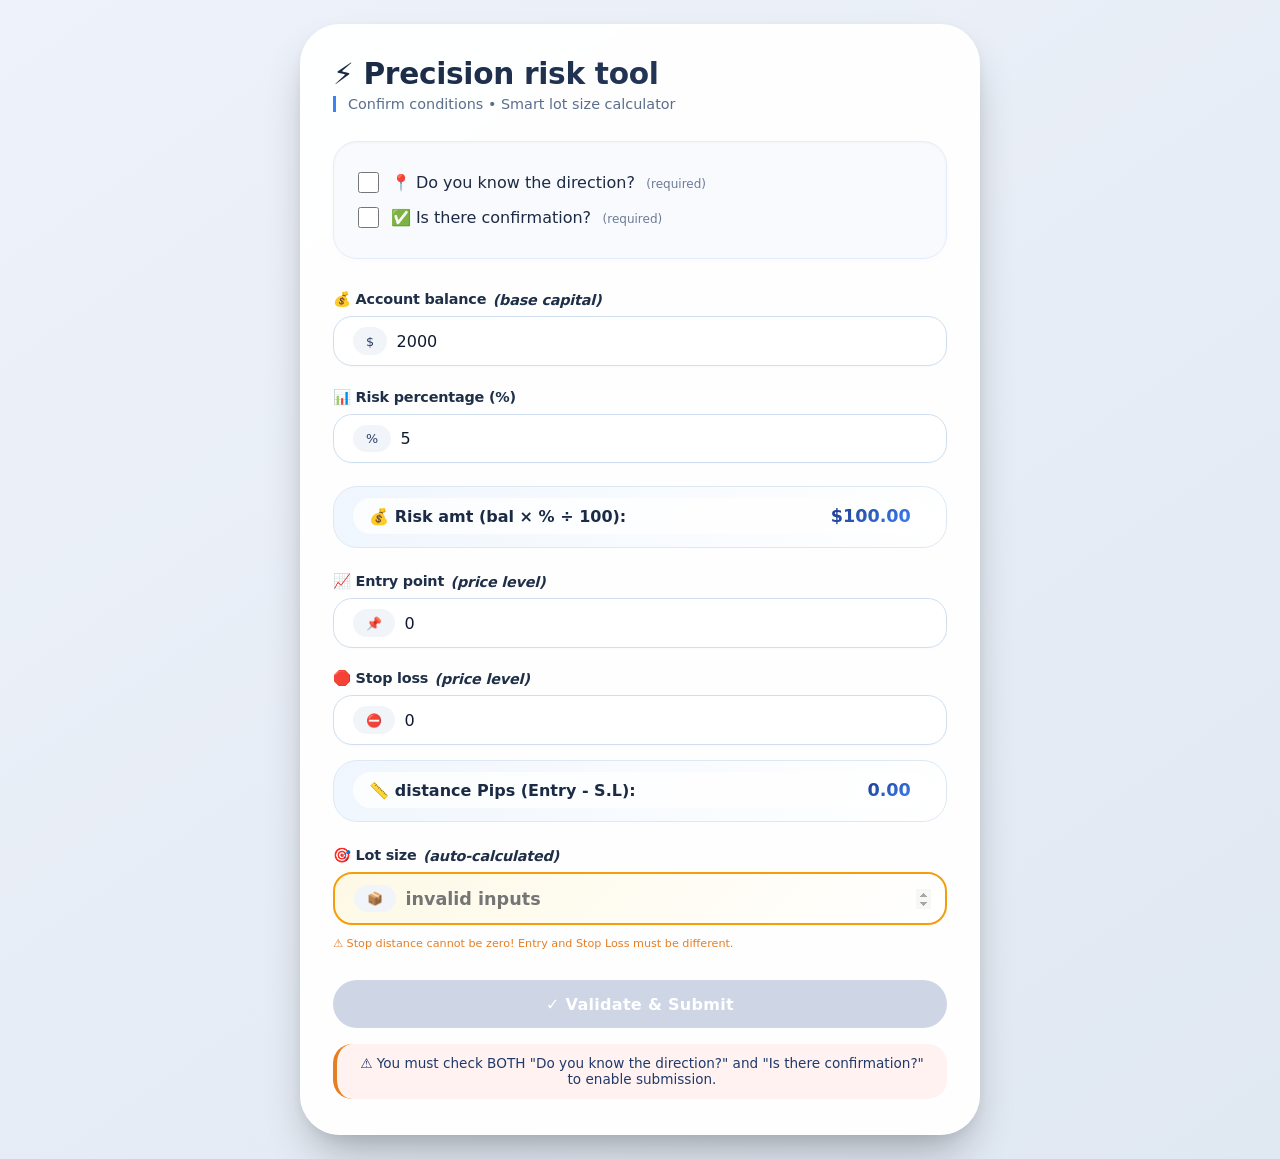
<file: index.html>
<!DOCTYPE html>
<html lang="en">
<head>
  <meta charset="UTF-8">
  <meta name="viewport" content="width=device-width, initial-scale=1.0, user-scalable=yes">
  <title>Cisco Risk | Position Sizing Tool</title>
  <link rel="stylesheet" href="style.css">
</head>
<body>

<div class="glass-card">
  <h1>⚡ Precision risk tool</h1>
  <div class="subhead">Confirm conditions • Smart lot size calculator</div>

  <!-- 2 checkboxes: Directions & Confirmation (mandatory for submit) -->
  <div class="checks-container">
    <div class="check-item">
      <input type="checkbox" id="directionsCheckbox">
      <label for="directionsCheckbox">📍 Do you know the direction? <span class="hint">(required)</span></label>
    </div>
    <div class="check-item">
      <input type="checkbox" id="confirmationCheckbox">
      <label for="confirmationCheckbox">✅ Is there confirmation? <span class="hint">(required)</span></label>
    </div>
  </div>

  <!-- Account Balance input (default = 2000) -->
  <div class="input-group">
    <label>💰 Account balance <i>(base capital)</i></label>
    <div class="input-field">
      <span>$</span>
      <input type="tel" id="accountBalance" value="2000" step="10">
    </div>
  </div>

  <!-- Percentage input (percentage of balance to risk)  -->
  <div class="input-group">
    <label>📊 Risk percentage (%)</label>
    <div class="input-field">
      <span>%</span>
      <input type="tel" id="percentageInput" value="1" step="0.1" placeholder="e.g., 1.5">
    </div>
  </div>

  <!-- Dynamic display: shows calculated percentage amount -->
  <div class="calc-preview">
    <div class="info-row">
      <span class="info-label">💰 Risk amt (bal × % ÷ 100):</span>
      <span class="info-value" id="riskAmountDisplay">$0.00</span>
    </div>
  </div>

  <!-- Entry point field -->
  <div class="input-group">
    <label>📈 Entry point <i>(price level)</i></label>
    <div class="input-field">
      <span>📌</span>
      <input type="tel" id="entryPoint" value="0" step="1" placeholder="e.g., 4509">
    </div>
  </div>

  <!-- Stop Loss field -->
  <div class="input-group">
    <label>🛑 Stop loss <i>(price level)</i></label>
    <div class="input-field">
      <span>⛔</span>
      <input type="tel" id="stopLoss" value="0" step="1" placeholder="e.g., 4452">
    </div>
  </div>

  <!-- Stop distance display (helper) -->
  <div class="calc-preview" style="margin-top: -0.5rem;">
    <div class="info-row">
      <span class="info-label">📏  distance Pips (Entry - S.L):</span>
      <span class="info-value" id="stopDistanceDisplay">0.00</span>
    </div>
  </div>

  <!-- Lot Size field (output) - will be auto-calculated -->
  <div class="input-group">
    <label>🎯 Lot size <i>(auto-calculated)</i></label>
    <div class="input-field lot-size-field">
      <span>📦</span>
      <input type="number" id="lotSizeOutput" step="0.01" placeholder="calculated lot size" readonly>
    </div>
    <div class="distance-warning" id="warningMsg"></div>
  </div>

  <!-- Submit button (only active if both checkboxes are ticked) -->
  <button id="submitBtn" class="submit-btn" disabled>✓ Validate & Submit</button>

  <!-- dynamic feedback -->
  <div id="infoMessage" class="info-message">
    ⚡ Both checkboxes must be checked to enable submit. Lot size updates live.
  </div>
</div>

<script src="js.js"></script>
</body>
</html>
</file>
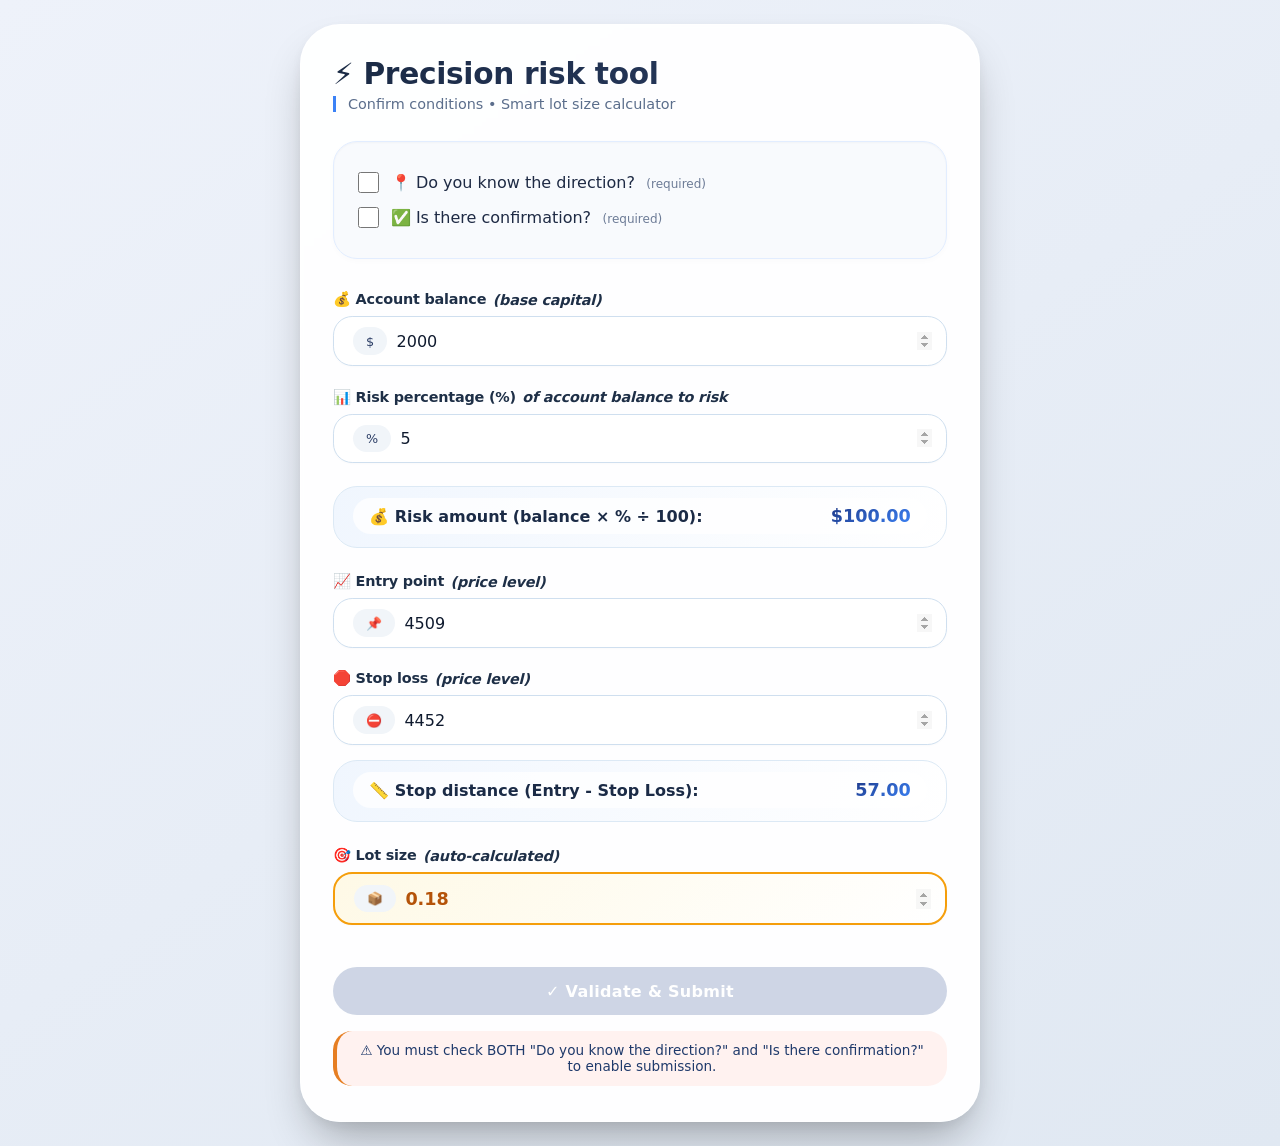
<file: trade.html>
<!DOCTYPE html>
<html lang="en">
<head>
  <meta charset="UTF-8">
  <meta name="viewport" content="width=device-width, initial-scale=1.0, user-scalable=yes">
  <title>Elegant Risk | Position Sizing Tool</title>
  <style>
    * {
      margin: 0;
      padding: 0;
      box-sizing: border-box;
      font-family: 'Inter', system-ui, -apple-system, 'Segoe UI', Roboto, 'Helvetica Neue', sans-serif;
    }

    body {
      min-height: 100vh;
      background: linear-gradient(145deg, #eef2fa 0%, #e0e8f2 100%);
      display: flex;
      align-items: center;
      justify-content: center;
      padding: 1.5rem;
    }

    .glass-card {
      max-width: 680px;
      width: 100%;
      background: rgba(255, 255, 255, 0.94);
      backdrop-filter: blur(2px);
      border-radius: 2.5rem;
      box-shadow: 0 25px 45px -12px rgba(0, 0, 0, 0.3), 0 4px 14px rgba(0, 0, 0, 0.05);
      padding: 2rem 2rem 2.2rem;
      transition: all 0.2s ease;
      border: 1px solid rgba(255,255,255,0.7);
    }

    h1 {
      font-size: 1.85rem;
      font-weight: 700;
      background: linear-gradient(135deg, #1A2A44, #2C3E66);
      background-clip: text;
      -webkit-background-clip: text;
      color: transparent;
      letter-spacing: -0.3px;
      margin-bottom: 0.3rem;
    }

    .subhead {
      color: #5b6e8c;
      font-weight: 500;
      font-size: 0.9rem;
      border-left: 3px solid #3b82f6;
      padding-left: 0.75rem;
      margin-bottom: 1.8rem;
    }

    .checks-container {
      background: #f8fafd;
      border-radius: 1.5rem;
      padding: 1rem 1.5rem;
      margin-bottom: 2rem;
      box-shadow: inset 0 1px 2px #00000008, 0 2px 6px rgba(0,0,0,0.02);
      border: 1px solid #e2edff;
    }

    .check-item {
      display: flex;
      align-items: center;
      gap: 0.75rem;
      margin: 0.9rem 0;
      cursor: pointer;
      transition: transform 0.1s ease;
    }

    .check-item:hover {
      transform: translateX(4px);
    }

    .check-item input {
      width: 1.3rem;
      height: 1.3rem;
      accent-color: #3b82f6;
      cursor: pointer;
    }

    .check-item label {
      font-size: 1rem;
      font-weight: 500;
      color: #1e2a44;
      cursor: pointer;
      user-select: none;
    }

    .check-item .hint {
      font-size: 0.75rem;
      color: #6c7b96;
      margin-left: 0.4rem;
      font-weight: normal;
    }

    .input-group {
      margin-bottom: 1.4rem;
      display: flex;
      flex-direction: column;
      gap: 0.5rem;
    }

    .input-group label {
      font-weight: 600;
      color: #1e2f47;
      font-size: 0.9rem;
      letter-spacing: -0.2px;
      display: flex;
      align-items: center;
      gap: 0.4rem;
    }

    .input-field {
      display: flex;
      align-items: center;
      background: white;
      border: 1px solid #cfdfef;
      border-radius: 1.2rem;
      padding: 0.1rem 0.1rem 0.1rem 1.2rem;
      transition: all 0.2s;
      box-shadow: 0 1px 2px rgba(0,0,0,0.02);
    }

    .input-field:focus-within {
      border-color: #3b82f6;
      box-shadow: 0 0 0 3px rgba(59,130,246,0.2);
    }

    .input-field span {
      font-weight: 500;
      color: #2c3e66;
      background: #f1f5f9;
      padding: 0.4rem 0.8rem;
      border-radius: 2rem;
      font-size: 0.8rem;
      margin-right: 0.6rem;
    }

    .input-field input {
      border: none;
      padding: 0.8rem 0.8rem 0.8rem 0;
      font-size: 1rem;
      width: 100%;
      outline: none;
      background: transparent;
      color: #0f1a2e;
      font-weight: 500;
    }

    .input-field input[type="number"] {
      -moz-appearance: textfield;
    }
    .input-field input[type="number"]::-webkit-inner-spin-button,
    .input-field input[type="number"]::-webkit-outer-spin-button {
      opacity: 0.5;
    }

    .calc-preview {
      background: linear-gradient(115deg, #f0f6fe, #ffffff);
      border-radius: 1.5rem;
      padding: 0.2rem 1.2rem 0.8rem 1.2rem;
      margin-bottom: 1.6rem;
      border: 1px solid #dce9f5;
    }

    .info-row {
      display: flex;
      justify-content: space-between;
      align-items: baseline;
      flex-wrap: wrap;
      margin-top: 0.5rem;
      background: #ffffffc9;
      border-radius: 1.5rem;
      padding: 0.5rem 1rem;
    }

    .info-label {
      font-weight: 600;
      color: #1b2b46;
    }

    .info-value {
      font-weight: 700;
      font-size: 1.1rem;
      background: linear-gradient(145deg, #1e3a8a, #3b82f6);
      background-clip: text;
      -webkit-background-clip: text;
      color: transparent;
    }

    .lot-size-field {
      background: linear-gradient(135deg, #fef9e6, #ffffff);
      border: 2px solid #f59e0b;
    }
    
    .lot-size-field input {
      font-weight: 700;
      font-size: 1.1rem;
      color: #b45309;
    }

    .submit-btn {
      width: 100%;
      background: linear-gradient(105deg, #1f2b48, #1f3a6b);
      border: none;
      padding: 0.9rem 1.2rem;
      border-radius: 2rem;
      font-weight: 600;
      font-size: 1rem;
      color: white;
      letter-spacing: 0.3px;
      cursor: pointer;
      transition: all 0.2s ease;
      margin-top: 0.5rem;
      box-shadow: 0 5px 12px rgba(0, 0, 0, 0.1);
    }

    .submit-btn:disabled {
      background: #b9c4da;
      cursor: not-allowed;
      transform: none;
      box-shadow: none;
      opacity: 0.7;
    }

    .submit-btn:not(:disabled):hover {
      background: linear-gradient(105deg, #111c34, #142c52);
      transform: translateY(-2px);
      box-shadow: 0 12px 20px -8px rgba(0, 0, 0, 0.25);
    }

    .info-message {
      margin-top: 1rem;
      background: #eef3ff;
      border-radius: 1.2rem;
      padding: 0.7rem 1rem;
      text-align: center;
      font-size: 0.85rem;
      color: #1f3a6b;
      border-left: 4px solid #3b82f6;
      transition: 0.2s;
    }

    .distance-warning {
      color: #e67e22;
      font-size: 0.7rem;
      margin-top: 4px;
    }

    @media (max-width: 520px) {
      .glass-card {
        padding: 1.5rem;
      }
    }
  </style>
</head>
<body>

<div class="glass-card">
  <h1>⚡ Precision risk tool</h1>
  <div class="subhead">Confirm conditions • Smart lot size calculator</div>

  <!-- 2 checkboxes: Directions & Confirmation (mandatory for submit) -->
  <div class="checks-container">
    <div class="check-item">
      <input type="checkbox" id="directionsCheckbox">
      <label for="directionsCheckbox">📍 Do you know the direction? <span class="hint">(required)</span></label>
    </div>
    <div class="check-item">
      <input type="checkbox" id="confirmationCheckbox">
      <label for="confirmationCheckbox">✅ Is there confirmation? <span class="hint">(required)</span></label>
    </div>
  </div>

  <!-- Account Balance input (default = 2000) -->
  <div class="input-group">
    <label>💰 Account balance <i>(base capital)</i></label>
    <div class="input-field">
      <span>$</span>
      <input type="number" id="accountBalance" value="2000" step="10">
    </div>
  </div>

  <!-- Percentage input (percentage of balance to risk) -->
  <div class="input-group">
    <label>📊 Risk percentage (%) <i>of account balance to risk</i></label>
    <div class="input-field">
      <span>%</span>
      <input type="number" id="percentageInput" value="1" step="0.1" placeholder="e.g., 1.5">
    </div>
  </div>

  <!-- Dynamic display: shows calculated percentage amount -->
  <div class="calc-preview">
    <div class="info-row">
      <span class="info-label">💰 Risk amount (balance × % ÷ 100):</span>
      <span class="info-value" id="riskAmountDisplay">$0.00</span>
    </div>
  </div>

  <!-- Entry point field -->
  <div class="input-group">
    <label>📈 Entry point <i>(price level)</i></label>
    <div class="input-field">
      <span>📌</span>
      <input type="number" id="entryPoint" value="4509" step="1" placeholder="e.g., 4509">
    </div>
  </div>

  <!-- Stop Loss field -->
  <div class="input-group">
    <label>🛑 Stop loss <i>(price level)</i></label>
    <div class="input-field">
      <span>⛔</span>
      <input type="number" id="stopLoss" value="4452" step="1" placeholder="e.g., 4452">
    </div>
  </div>

  <!-- Stop distance display (helper) -->
  <div class="calc-preview" style="margin-top: -0.5rem;">
    <div class="info-row">
      <span class="info-label">📏 Stop distance (Entry - Stop Loss):</span>
      <span class="info-value" id="stopDistanceDisplay">0.00</span>
    </div>
  </div>

  <!-- Lot Size field (output) - will be auto-calculated -->
  <div class="input-group">
    <label>🎯 Lot size <i>(auto-calculated)</i></label>
    <div class="input-field lot-size-field">
      <span>📦</span>
      <input type="number" id="lotSizeOutput" step="0.01" placeholder="calculated lot size" readonly>
    </div>
    <div class="distance-warning" id="warningMsg"></div>
  </div>

  <!-- Submit button (only active if both checkboxes are ticked) -->
  <button id="submitBtn" class="submit-btn" disabled>✓ Validate & Submit</button>

  <!-- dynamic feedback -->
  <div id="infoMessage" class="info-message">
    ⚡ Both checkboxes must be checked to enable submit. Lot size updates live.
  </div>
</div>

<script>
  (function() {
    // DOM elements
    const directionsChk = document.getElementById('directionsCheckbox');
    const confirmationChk = document.getElementById('confirmationCheckbox');
    const submitBtn = document.getElementById('submitBtn');
    const accountBalanceInput = document.getElementById('accountBalance');
    const percentageInput = document.getElementById('percentageInput');
    const riskAmountSpan = document.getElementById('riskAmountDisplay');
    const entryPointInput = document.getElementById('entryPoint');
    const stopLossInput = document.getElementById('stopLoss');
    const stopDistanceDisplay = document.getElementById('stopDistanceDisplay');
    const lotSizeOutput = document.getElementById('lotSizeOutput');
    const infoMsgDiv = document.getElementById('infoMessage');
    const warningMsgDiv = document.getElementById('warningMsg');

    // Helper: format USD
    function formatUSD(value) {
      return new Intl.NumberFormat('en-US', { style: 'currency', currency: 'USD', minimumFractionDigits: 2 }).format(value);
    }

    // Helper: get numeric value from input, fallback to 0
    function getNumericValue(element, fallback = 0) {
      let val = parseFloat(element.value);
      return isNaN(val) ? fallback : val;
    }

    // Main calculation according to corrected logic:
    // 1. Risk amount = Account balance × (Percentage / 100)
    // 2. Stop distance = Entry point - Stop Loss (absolute value, should be positive for long positions)
    // 3. Lot size = Risk amount ÷ Stop distance ÷ 10
    // 
    // With example: Entry=4509, Stop=4452, distance=57, risk=100
    // Lot size = 100 ÷ 57 ÷ 10 = 0.1754... ≈ 0.18 (if rounding to 2 decimals)
    // If user expects 0.10, they might be using a different rounding, but we'll show precise calculation
    
    function computeLotSize() {
      // Get values
      let balance = getNumericValue(accountBalanceInput, 0);
      let percent = getNumericValue(percentageInput, 0);
      let entry = getNumericValue(entryPointInput, 0);
      let stopLoss = getNumericValue(stopLossInput, 0);
      
      // Calculate risk amount
      let riskAmount = (percent / 100) * balance;
      riskAmountSpan.textContent = formatUSD(riskAmount);
      
      // Calculate stop distance (absolute difference for safety, but typically Entry > Stop for long)
      let stopDistance = Math.abs(entry - stopLoss);
      stopDistanceDisplay.textContent = stopDistance.toFixed(2);
      
      // Validation checks
      let hasError = false;
      let errorMsg = "";
      
      if (stopDistance === 0) {
        errorMsg = "⚠️ Stop distance cannot be zero! Entry and Stop Loss must be different.";
        hasError = true;
      }
      
      if (riskAmount <= 0) {
        if (!hasError) errorMsg = "⚠️ Risk amount is zero or negative. Check balance and percentage.";
        hasError = true;
      }
      
      if (hasError) {
        lotSizeOutput.value = "";
        lotSizeOutput.placeholder = "invalid inputs";
        warningMsgDiv.textContent = errorMsg;
        return null;
      }
      
      // Clear warning if no error
      warningMsgDiv.textContent = "";
      
      // Calculate lot size: Risk amount ÷ Stop distance ÷ 10
      let lotSize = riskAmount / stopDistance / 10;
      
      // Check if result is valid
      if (isNaN(lotSize) || !isFinite(lotSize)) {
        lotSizeOutput.value = "";
        lotSizeOutput.placeholder = "calculation error";
        return null;
      }
      
      // Round to 2 decimal places for standard lot size (can be adjusted)
      let roundedLot = Math.round(lotSize * 100) / 100;
      
      // Set the value inside Lot Size input box
      lotSizeOutput.value = roundedLot.toFixed(2);
      lotSizeOutput.placeholder = "auto lot";
      
      return { lotSize: roundedLot, riskAmount, stopDistance };
    }
    
    // Refresh calculation and update UI
    function refreshAllCalculations() {
      computeLotSize();
      updateSubmitButtonState();
    }
    
    // Update submit button state based on both checkboxes
    function updateSubmitButtonState() {
      const isDirectionsChecked = directionsChk.checked;
      const isConfirmationChecked = confirmationChk.checked;
      const bothChecked = isDirectionsChecked && isConfirmationChecked;
      
      if (bothChecked) {
        submitBtn.disabled = false;
        infoMsgDiv.innerHTML = '✅ Both conditions met. Lot size calculated live. Ready to submit.';
        infoMsgDiv.style.background = "#e9f7eb";
        infoMsgDiv.style.borderLeftColor = "#2ecc71";
      } else {
        submitBtn.disabled = true;
        infoMsgDiv.innerHTML = '⚠️ You must check BOTH "Do you know the direction?" and "Is there confirmation?" to enable submission.';
        infoMsgDiv.style.background = "#fff2f0";
        infoMsgDiv.style.borderLeftColor = "#e67e22";
      }
    }
    
    // Handle form submit
    function handleSubmit(event) {
      event.preventDefault();
      
      // Check checkboxes
      if (!directionsChk.checked || !confirmationChk.checked) {
        alert("Cannot submit: Both checkboxes must be checked (Direction & Confirmation).");
        return;
      }
      
      // Gather all values
      let balance = getNumericValue(accountBalanceInput, 0);
      let percent = getNumericValue(percentageInput, 0);
      let riskAmount = (percent / 100) * balance;
      let entry = getNumericValue(entryPointInput, 0);
      let stopLoss = getNumericValue(stopLossInput, 0);
      let stopDistance = Math.abs(entry - stopLoss);
      let lotSizeRaw = lotSizeOutput.value;
      let lotSizeNum = parseFloat(lotSizeRaw);
      let lotDisplay = (isNaN(lotSizeNum) ? 'N/A' : lotSizeNum.toFixed(4));
      
      // Recalculate for summary
      let calculatedLot = (riskAmount / stopDistance / 10);
      let finalLotDisplay = (isNaN(calculatedLot) || stopDistance === 0) ? 'N/A' : calculatedLot.toFixed(4);
      
      let summary = `
📋 TRADE POSITION SUMMARY
━━━━━━━━━━━━━━━━━━━━━━━━━━━
📍 Directions known: ${directionsChk.checked ? "✓ YES" : "✗ NO"}
✅ Confirmation received: ${confirmationChk.checked ? "✓ YES" : "✗ NO"}
💰 Account Balance: ${formatUSD(balance)}
📊 Risk Percentage: ${percent}%
💵 Risk Amount (balance × % ÷ 100): ${formatUSD(riskAmount)}
📈 Entry Point: ${entry}
🛑 Stop Loss: ${stopLoss}
📏 Stop Distance (|Entry - SL|): ${stopDistance.toFixed(2)}
⚙️ Calculation formula: Risk Amount ÷ Stop Distance ÷ 10
🎯 Calculated Lot Size: ${finalLotDisplay}
📦 Lot Size (displayed): ${lotDisplay}
━━━━━━━━━━━━━━━━━━━━━━━━━━━
✅ Trade parameters validated. Ready to execute!
      `;
      
      alert(summary);
      
      // Update info message
      infoMsgDiv.innerHTML = `🎉 Submission successful! Lot size = ${lotDisplay} | Risk: ${formatUSD(riskAmount)} | Distance: ${stopDistance.toFixed(2)}`;
      infoMsgDiv.style.background = "#e0f2fe";
      infoMsgDiv.style.borderLeftColor = "#0284c7";
      
      // Optional: you could add logging or API calls here
    }
    
    // Validate stop distance and show warnings
    function validateInputs() {
      let entry = getNumericValue(entryPointInput, 0);
      let stopLoss = getNumericValue(stopLossInput, 0);
      let distance = Math.abs(entry - stopLoss);
      
      if (distance === 0 && entry !== 0) {
        if (!warningMsgDiv.textContent.includes("zero")) {
          warningMsgDiv.textContent = "⚠️ Entry and Stop Loss are the same! Stop distance is zero. Lot size cannot be calculated.";
        }
      } else if (distance > 0) {
        if (warningMsgDiv.textContent.includes("zero")) {
          warningMsgDiv.textContent = "";
        }
      }
      
      refreshAllCalculations();
    }
    
    // Event listeners for realtime updates
    accountBalanceInput.addEventListener('input', () => refreshAllCalculations());
    percentageInput.addEventListener('input', () => refreshAllCalculations());
    entryPointInput.addEventListener('input', () => validateInputs());
    stopLossInput.addEventListener('input', () => validateInputs());
    
    // Checkbox listeners
    directionsChk.addEventListener('change', () => updateSubmitButtonState());
    confirmationChk.addEventListener('change', () => updateSubmitButtonState());
    
    // Blur events for formatting
    accountBalanceInput.addEventListener('blur', function() {
      let v = parseFloat(this.value);
      if (isNaN(v)) this.value = 0;
      refreshAllCalculations();
    });
    
    percentageInput.addEventListener('blur', function() {
      let v = parseFloat(this.value);
      if (isNaN(v)) this.value = 0;
      refreshAllCalculations();
    });
    
    entryPointInput.addEventListener('blur', function() {
      let v = parseFloat(this.value);
      if (isNaN(v)) this.value = 0;
      validateInputs();
    });
    
    stopLossInput.addEventListener('blur', function() {
      let v = parseFloat(this.value);
      if (isNaN(v)) this.value = 0;
      validateInputs();
    });
    
    // Initial calculation with example values (Entry: 4509, Stop: 4452, Balance: 2000, Percent: 5% -> risk=100)
    // This should show lot size = 100 ÷ 57 ÷ 10 = 0.1754 → 0.18
    // Initial setup
    refreshAllCalculations();
    updateSubmitButtonState();
    
    // Set example values to demonstrate correctly
    // Your example: Entry 4509, Stop 4452, risk amount 100
    // To get risk amount 100 with balance 2000, percentage should be 5% (2000 × 5% = 100)
    if (getNumericValue(percentageInput, 0) === 1) {
      // Set to 5% to match your example of risk amount 100
      percentageInput.value = "5";
      refreshAllCalculations();
    }
    
    // Additional note in console for debugging
    console.log("Ready! Lot size = Risk Amount ÷ Stop Distance ÷ 10");
  })();
</script>
</body>
</html>
</file>
<file: style.css>
* {
      margin: 0;
      padding: 0;
      box-sizing: border-box;
      font-family: 'Inter', system-ui, -apple-system, 'Segoe UI', Roboto, 'Helvetica Neue', sans-serif;
    }

    body {
      min-height: 100vh;
      background: linear-gradient(145deg, #eef2fa 0%, #e0e8f2 100%);
      display: flex;
      align-items: center;
      justify-content: center;
      padding: 1.5rem;
    }

    .glass-card {
      max-width: 680px;
      width: 100%;
      background: rgba(255, 255, 255, 0.94);
      backdrop-filter: blur(2px);
      border-radius: 2.5rem;
      box-shadow: 0 25px 45px -12px rgba(0, 0, 0, 0.3), 0 4px 14px rgba(0, 0, 0, 0.05);
      padding: 2rem 2rem 2.2rem;
      transition: all 0.2s ease;
      border: 1px solid rgba(255,255,255,0.7);
    }

    h1 {
      font-size: 1.85rem;
      font-weight: 700;
      background: linear-gradient(135deg, #1A2A44, #2C3E66);
      background-clip: text;
      -webkit-background-clip: text;
      color: transparent;
      letter-spacing: -0.3px;
      margin-bottom: 0.3rem;
    }

    .subhead {
      color: #5b6e8c;
      font-weight: 500;
      font-size: 0.9rem;
      border-left: 3px solid #3b82f6;
      padding-left: 0.75rem;
      margin-bottom: 1.8rem;
    }

    .checks-container {
      background: #f8fafd;
      border-radius: 1.5rem;
      padding: 1rem 1.5rem;
      margin-bottom: 2rem;
      box-shadow: inset 0 1px 2px #00000008, 0 2px 6px rgba(0,0,0,0.02);
      border: 1px solid #e2edff;
    }

    .check-item {
      display: flex;
      align-items: center;
      gap: 0.75rem;
      margin: 0.9rem 0;
      cursor: pointer;
      transition: transform 0.1s ease;
    }

    .check-item:hover {
      transform: translateX(4px);
    }

    .check-item input {
      width: 1.3rem;
      height: 1.3rem;
      accent-color: #3b82f6;
      cursor: pointer;
    }

    .check-item label {
      font-size: 1rem;
      font-weight: 500;
      color: #1e2a44;
      cursor: pointer;
      user-select: none;
    }

    .check-item .hint {
      font-size: 0.75rem;
      color: #6c7b96;
      margin-left: 0.4rem;
      font-weight: normal;
    }

    .input-group {
      margin-bottom: 1.4rem;
      display: flex;
      flex-direction: column;
      gap: 0.5rem;
    }

    .input-group label {
      font-weight: 600;
      color: #1e2f47;
      font-size: 0.9rem;
      letter-spacing: -0.2px;
      display: flex;
      align-items: center;
      gap: 0.4rem;
    }

    .input-field {
      display: flex;
      align-items: center;
      background: white;
      border: 1px solid #cfdfef;
      border-radius: 1.2rem;
      padding: 0.1rem 0.1rem 0.1rem 1.2rem;
      transition: all 0.2s;
      box-shadow: 0 1px 2px rgba(0,0,0,0.02);
    }

    .input-field:focus-within {
      border-color: #3b82f6;
      box-shadow: 0 0 0 3px rgba(59,130,246,0.2);
    }

    .input-field span {
      font-weight: 500;
      color: #2c3e66;
      background: #f1f5f9;
      padding: 0.4rem 0.8rem;
      border-radius: 2rem;
      font-size: 0.8rem;
      margin-right: 0.6rem;
    }

    .input-field input {
      border: none;
      padding: 0.8rem 0.8rem 0.8rem 0;
      font-size: 1rem;
      width: 100%;
      outline: none;
      background: transparent;
      color: #0f1a2e;
      font-weight: 500;
    }

    .input-field input[type="number"] {
      -moz-appearance: textfield;
    }
    .input-field input[type="number"]::-webkit-inner-spin-button,
    .input-field input[type="number"]::-webkit-outer-spin-button {
      opacity: 0.5;
    }

    .calc-preview {
      background: linear-gradient(115deg, #f0f6fe, #ffffff);
      border-radius: 1.5rem;
      padding: 0.2rem 1.2rem 0.8rem 1.2rem;
      margin-bottom: 1.6rem;
      border: 1px solid #dce9f5;
    }

    .info-row {
      display: flex;
      justify-content: space-between;
      align-items: baseline;
      flex-wrap: wrap;
      margin-top: 0.5rem;
      background: #ffffffc9;
      border-radius: 1.5rem;
      padding: 0.5rem 1rem;
    }

    .info-label {
      font-weight: 600;
      color: #1b2b46;
    }

    .info-value {
      font-weight: 700;
      font-size: 1.1rem;
      background: linear-gradient(145deg, #1e3a8a, #3b82f6);
      background-clip: text;
      -webkit-background-clip: text;
      color: transparent;
    }

    .lot-size-field {
      background: linear-gradient(135deg, #fef9e6, #ffffff);
      border: 2px solid #f59e0b;
    }
    
    .lot-size-field input {
      font-weight: 700;
      font-size: 1.1rem;
      color: #b45309;
    }

    .submit-btn {
      width: 100%;
      background: linear-gradient(105deg, #1f2b48, #1f3a6b);
      border: none;
      padding: 0.9rem 1.2rem;
      border-radius: 2rem;
      font-weight: 600;
      font-size: 1rem;
      color: white;
      letter-spacing: 0.3px;
      cursor: pointer;
      transition: all 0.2s ease;
      margin-top: 0.5rem;
      box-shadow: 0 5px 12px rgba(0, 0, 0, 0.1);
    }

    .submit-btn:disabled {
      background: #b9c4da;
      cursor: not-allowed;
      transform: none;
      box-shadow: none;
      opacity: 0.7;
    }

    .submit-btn:not(:disabled):hover {
      background: linear-gradient(105deg, #111c34, #142c52);
      transform: translateY(-2px);
      box-shadow: 0 12px 20px -8px rgba(0, 0, 0, 0.25);
    }

    .info-message {
      margin-top: 1rem;
      background: #eef3ff;
      border-radius: 1.2rem;
      padding: 0.7rem 1rem;
      text-align: center;
      font-size: 0.85rem;
      color: #1f3a6b;
      border-left: 4px solid #3b82f6;
      transition: 0.2s;
    }

    .distance-warning {
      color: #e67e22;
      font-size: 0.7rem;
      margin-top: 4px;
    }

    @media (max-width: 520px) {
      .glass-card {
        padding: 1.5rem;
      }
    }
</file>
